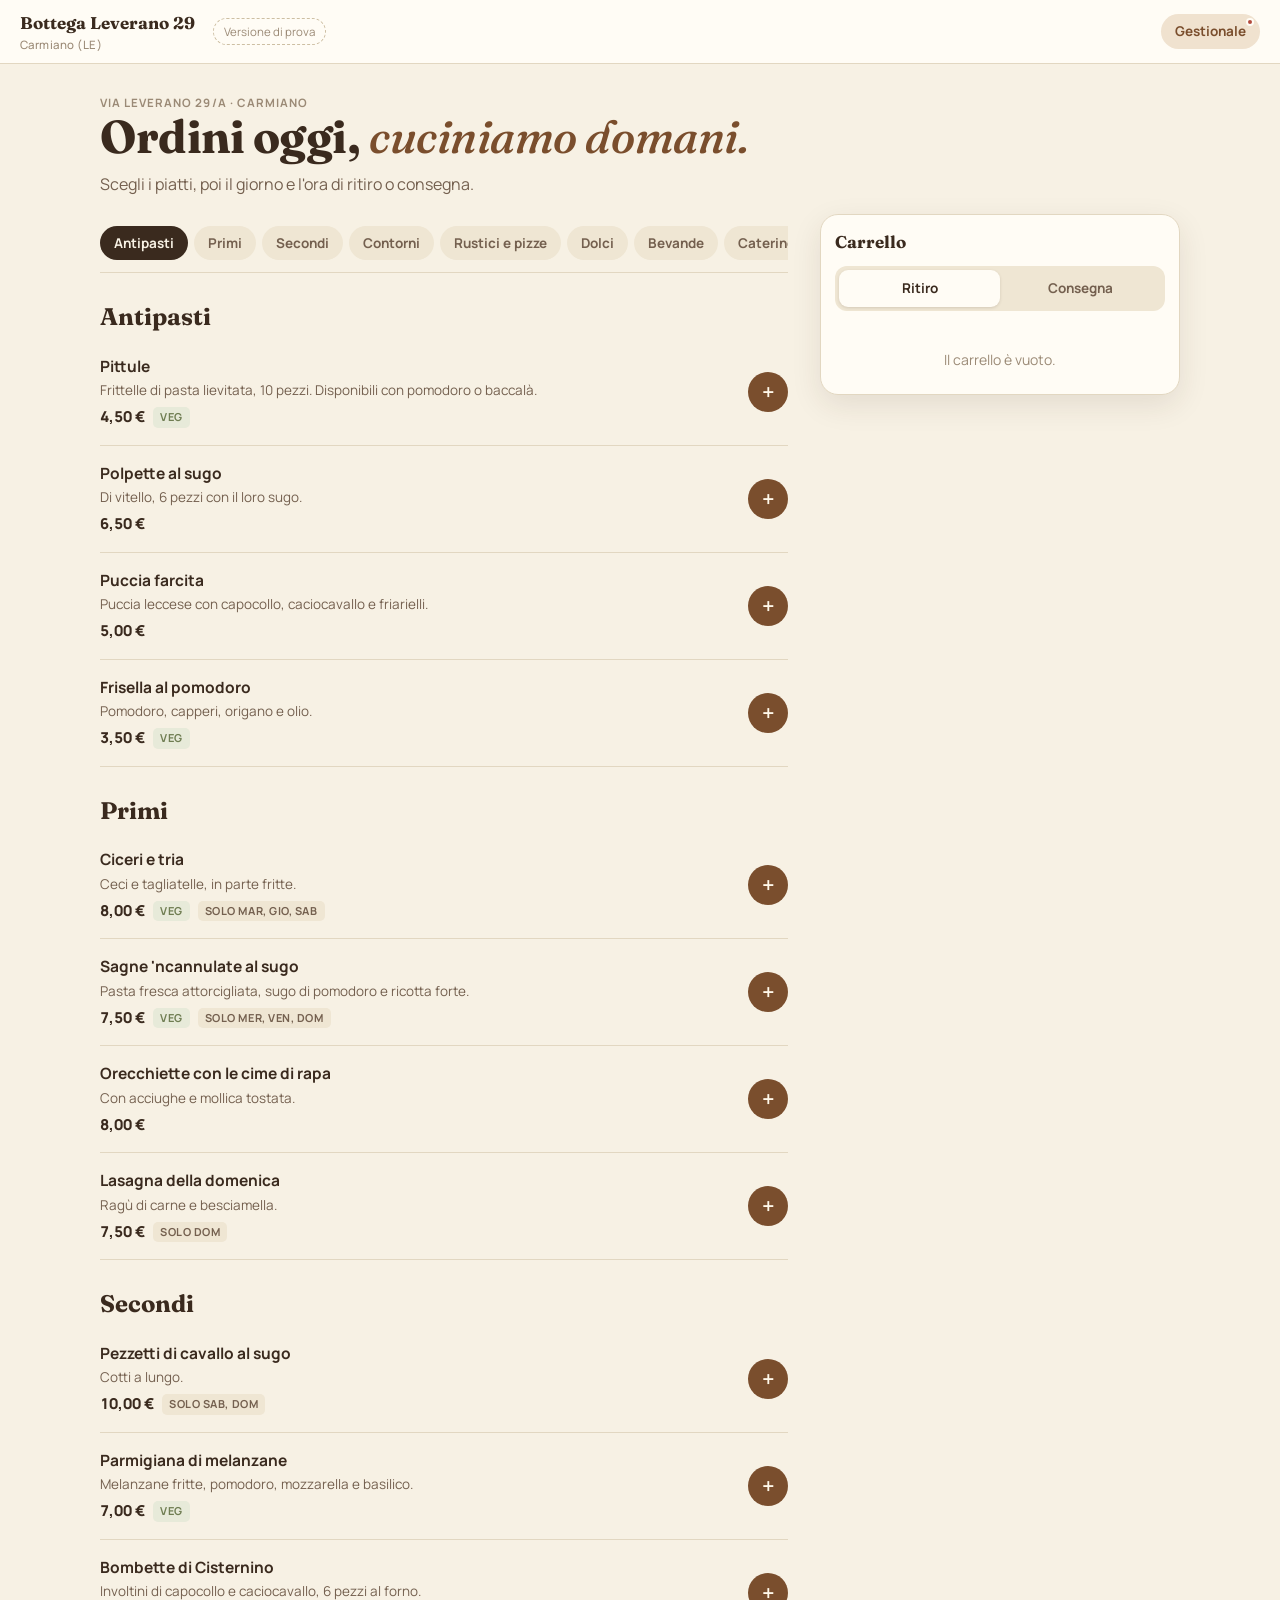
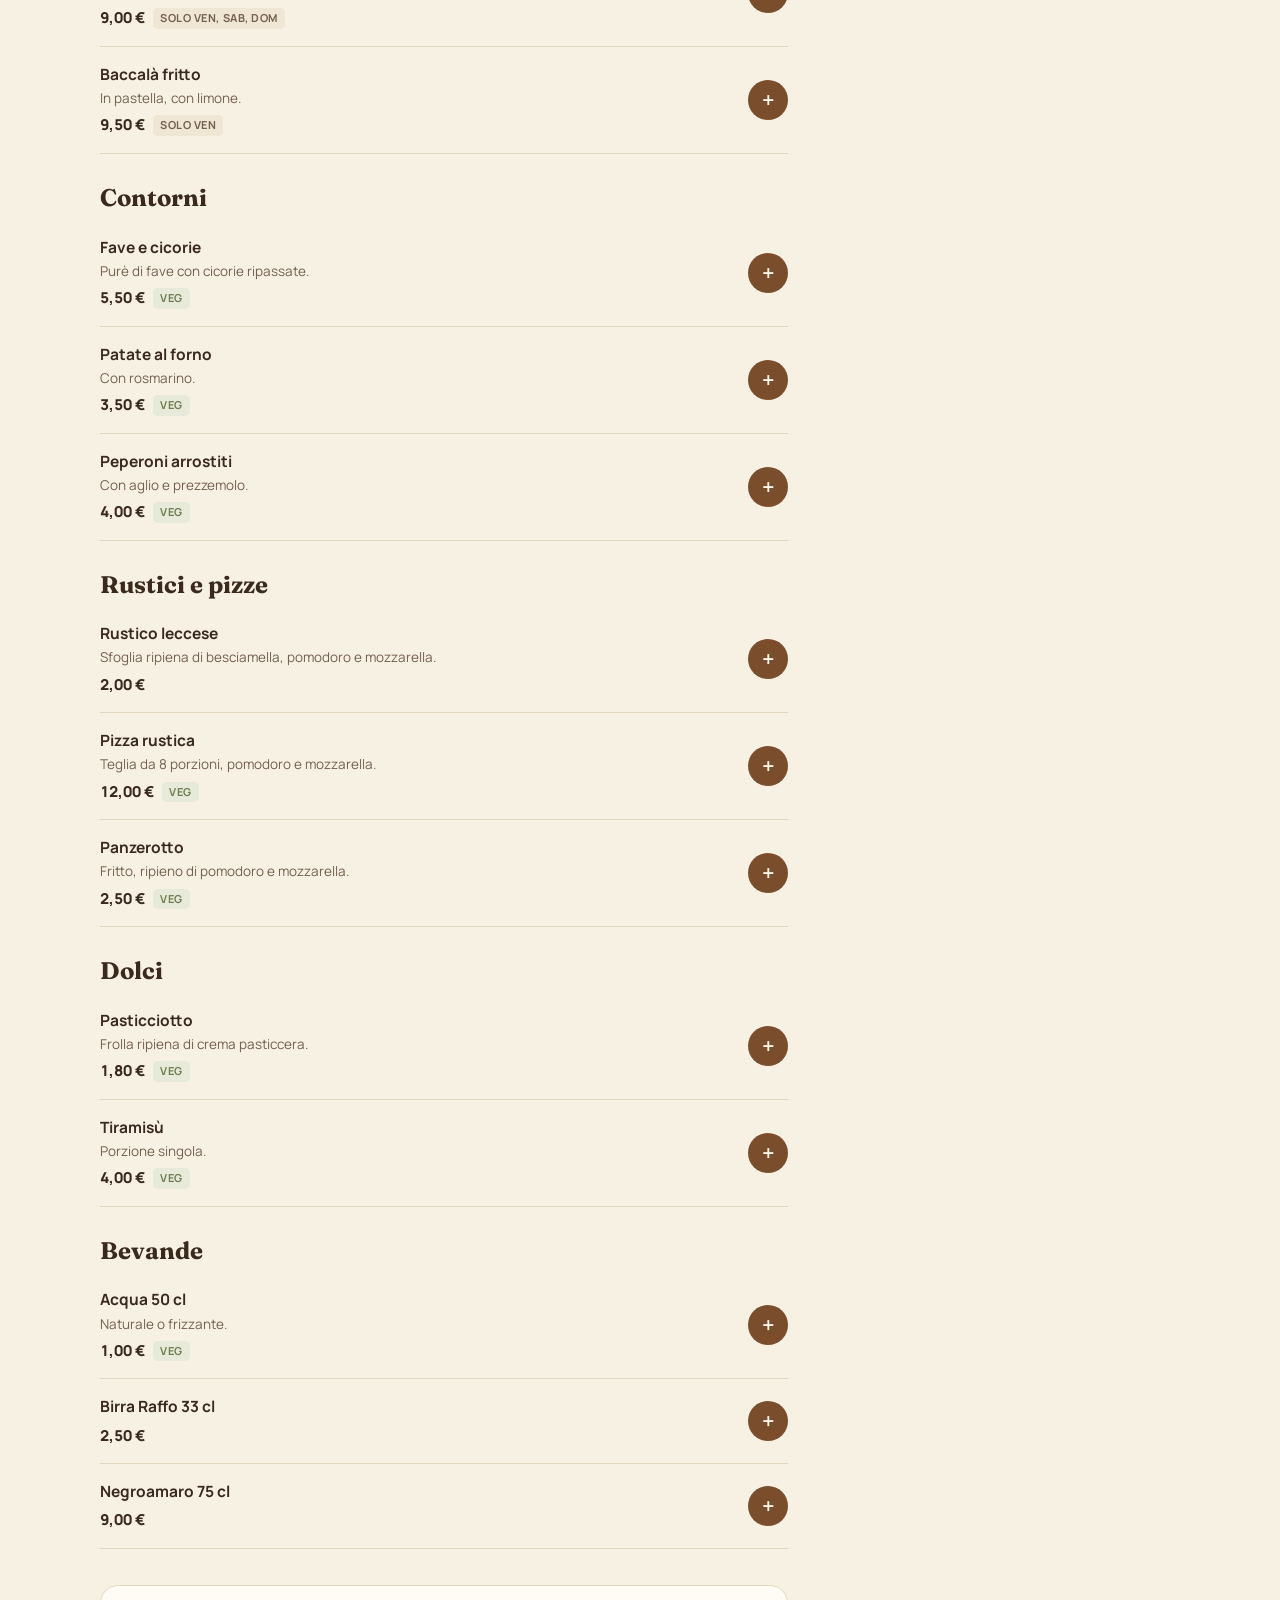
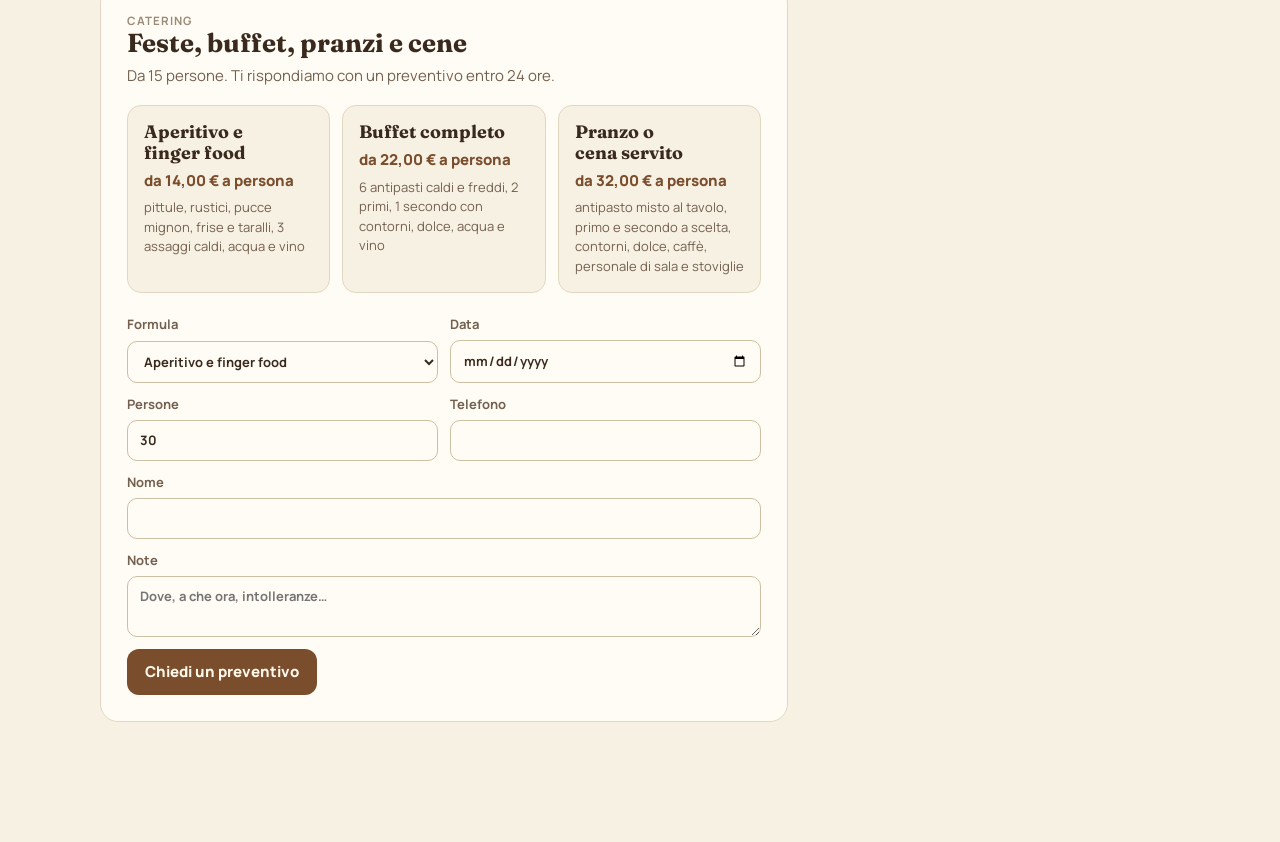
<file: sito/index.html>
<!doctype html>
<html lang="it">
<head>
<meta charset="utf-8">
<meta name="viewport" content="width=device-width,initial-scale=1">
<title>Bottega Leverano 29 · Gastronomia d'asporto a Carmiano</title>
<meta name="description" content="Gastronomia d'asporto a Carmiano (LE): scegli il giorno, ordina entro la sera prima, ritira in bottega o ricevi a casa. Catering su preventivo.">
<link rel="preconnect" href="https://fonts.googleapis.com">
<link rel="preconnect" href="https://fonts.gstatic.com" crossorigin>
<link rel="stylesheet" href="https://fonts.googleapis.com/css2?family=Fraunces:opsz,wght@9..144,500;9..144,700&family=Manrope:wght@400;500;600;700;800&display=swap">
<link rel="stylesheet" href="assets/stile.css?v=__V__">
</head>
<body>

<div class="top">
  <a class="brand" href="./">Bottega Leverano 29<small>Carmiano (LE)</small></a>
  <span class="proto">Versione di prova</span>
  <a class="lnk" href="gestionale.html">Gestionale<span class="dot hide" id="dotNew"></span></a>
</div>

<section id="view-shop" class="shop">
  <div class="hero">
    <div>
      <div class="eyebrow">Via Leverano 29/A · Carmiano</div>
      <h1>Ordini oggi, <em>cuciniamo domani.</em></h1>
      <p>Scegli i piatti, poi il giorno e l'ora di ritiro o consegna.</p>
      <div class="banner hide" id="pauseBanner">Ordini online sospesi: chiama lo 0832 000 000.</div>
    </div>
  </div>

  <div class="shop-grid">
    <div>
      <nav class="cats" id="cats"></nav>
      <div id="menu"></div>

      <div class="catering" id="catering">
        <div class="eyebrow">Catering</div>
        <h2>Feste, buffet, pranzi e cene</h2>
        <p class="muted" style="margin:6px 0 0">Da 15 persone. Ti rispondiamo con un preventivo entro 24 ore.</p>
        <div class="formule" id="formule"></div>
        <form class="form" id="catForm">
          <label>Formula<select name="formula" id="catFormula"></select></label>
          <label>Data<input type="date" name="data" required></label>
          <label>Persone<input type="number" name="persone" min="15" value="30" required></label>
          <label>Telefono<input name="tel" type="tel" required></label>
          <label class="full">Nome<input name="nome" required></label>
          <label class="full">Note<textarea name="note" rows="2" placeholder="Dove, a che ora, intolleranze…"></textarea></label>
          <div class="full"><button class="btn" style="width:auto" type="submit">Chiedi un preventivo</button></div>
        </form>
      </div>
    </div>

    <aside class="cart" id="cart"></aside>
  </div>
  <button class="cartbar hide" id="cartbar"></button>
</section>

<script src="assets/dati.js?v=__V__"></script>
<script src="assets/comune.js?v=__V__"></script>
<script src="assets/negozio.js?v=__V__"></script>
</body>
</html>
</file>
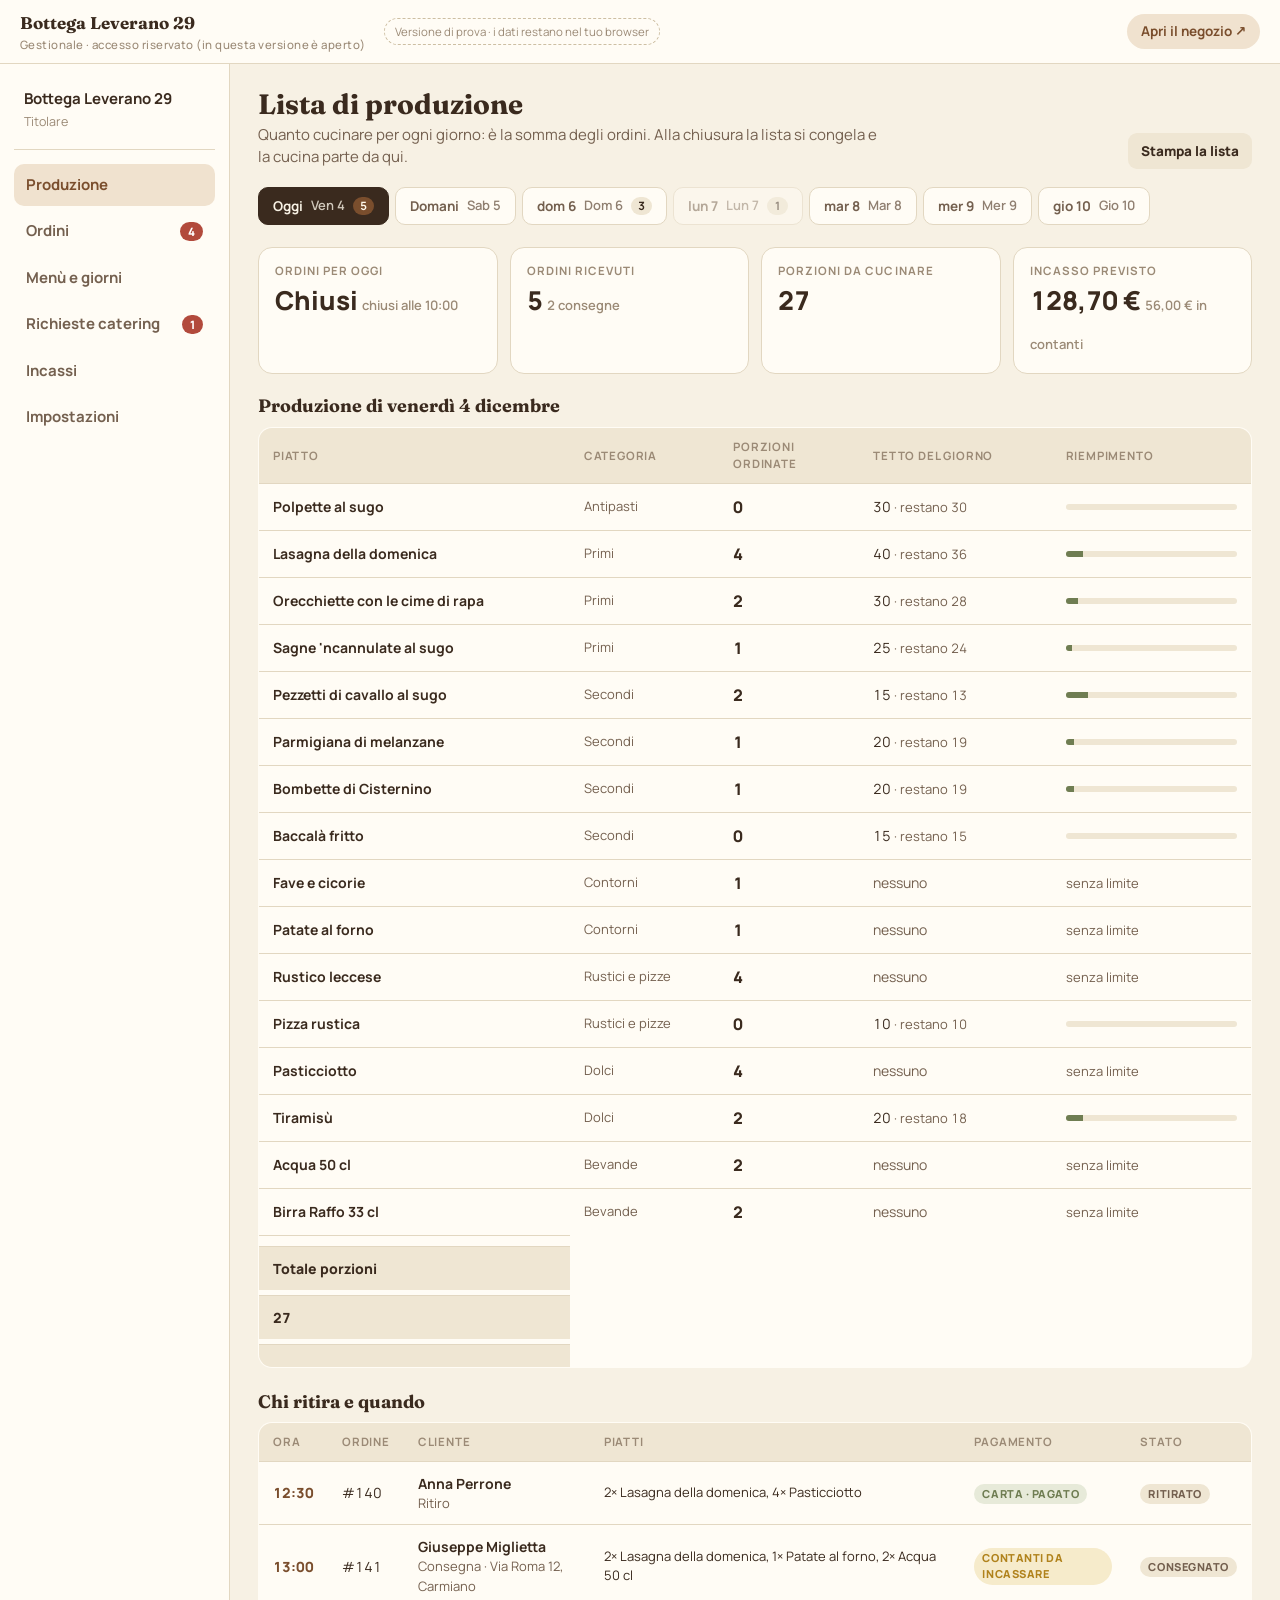
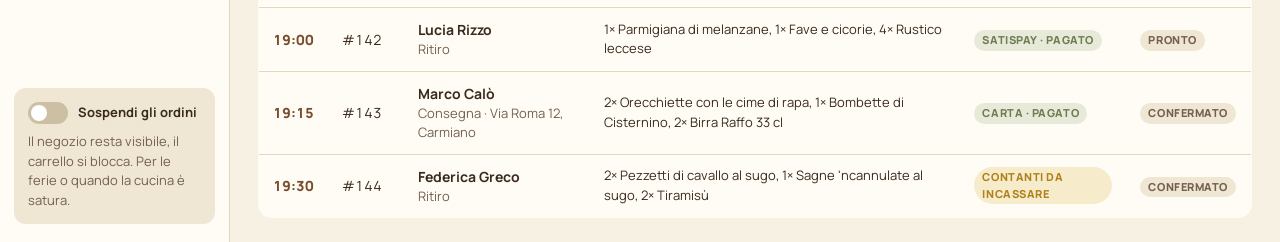
<file: sito/gestionale.html>
<!doctype html>
<html lang="it">
<head>
<meta charset="utf-8">
<meta name="viewport" content="width=device-width,initial-scale=1">
<title>Gestionale · Bottega Leverano 29</title>
<meta name="robots" content="noindex">
<link rel="preconnect" href="https://fonts.googleapis.com">
<link rel="preconnect" href="https://fonts.gstatic.com" crossorigin>
<link rel="stylesheet" href="https://fonts.googleapis.com/css2?family=Fraunces:opsz,wght@9..144,500;9..144,700&family=Manrope:wght@400;500;600;700;800&display=swap">
<link rel="stylesheet" href="assets/stile.css?v=__V__">
</head>
<body>

<div class="top">
  <a class="brand" href="gestionale.html">Bottega Leverano 29<small>Gestionale · accesso riservato (in questa versione è aperto)</small></a>
  <span class="proto">Versione di prova · i dati restano nel tuo browser</span>
  <a class="lnk" href="./" target="_blank" rel="noopener">Apri il negozio ↗</a>
</div>

<section id="view-admin">
  <div class="admin" id="adminShell">
    <aside class="side">
      <div class="who"><b>Bottega Leverano 29</b><span>Titolare</span></div>
      <button class="nav on" data-page="prod">Produzione</button>
      <button class="nav" data-page="orders">Ordini <span class="cnt" id="cntNew">0</span></button>
      <button class="nav" data-page="menu">Menù e giorni</button>
      <button class="nav" data-page="catering">Richieste catering <span class="cnt" id="cntCat">0</span></button>
      <button class="nav" data-page="stats">Incassi</button>
      <button class="nav" data-page="settings">Impostazioni</button>
      <div class="pause">
        <label class="sw crit" id="pauseSw"><i></i> Sospendi gli ordini</label>
        <span class="muted">Il negozio resta visibile, il carrello si blocca. Per le ferie o quando la cucina è satura.</span>
      </div>
    </aside>
    <main class="main" id="adminMain"></main>
  </div>
</section>

<script src="assets/dati.js?v=__V__"></script>
<script src="assets/comune.js?v=__V__"></script>
<script src="assets/gestionale.js?v=__V__"></script>
</body>
</html>
</file>
<file: sito/assets/stile.css>
/* Identità unica, chiara: panna, burro, avorio, caffè. Nessuna variante scura: è una scelta. */
:root{
  --bg:#F7F1E4; --surface:#FFFCF5; --surface2:#EFE6D3; --surface3:#E6DAC2; --line:#E2D7C1; --line2:#CDBFA3;
  --ink:#3A2A1E; --ink2:#74604F; --ink3:#9B8A76;
  --accent:#7A4E2D; --accent-ink:#FFF8EA; --accent-soft:#F0E2CF; --accent-strong:#5E3A20;
  --sage:#6F7D52; --sage-soft:#E7EAD9;
  --warn:#B0821C; --warn-soft:#F6EBCB;
  --crit:#B24A3C; --crit-soft:#F4DDD6;
  --shadow:0 10px 30px rgba(58,42,30,.10);
}
*{box-sizing:border-box}
html{color-scheme:light}
body{margin:0;background:var(--bg);color:var(--ink);font-family:"Manrope",system-ui,-apple-system,"Segoe UI",sans-serif;font-size:15px;line-height:1.5;-webkit-font-smoothing:antialiased}
h1,h2,h3,h4{margin:0;font-family:"Fraunces","Iowan Old Style",Georgia,serif;font-weight:700;line-height:1.15;text-wrap:balance}
button{font:inherit;color:inherit;cursor:pointer;border:0;background:none}
input,select,textarea{font:inherit;color:var(--ink);background:var(--surface);border:1px solid var(--line2);border-radius:10px;padding:10px 12px;width:100%}
input:focus,select:focus,textarea:focus,button:focus-visible,a:focus-visible{outline:2px solid var(--accent);outline-offset:2px}
.num{font-variant-numeric:tabular-nums}
.muted{color:var(--ink2)}
.small{font-size:13px}
.eyebrow{font-size:11.5px;letter-spacing:.09em;text-transform:uppercase;font-weight:700;color:var(--ink3)}
.hide{display:none!important}

/* ---------- barra in alto ---------- */
.top{position:sticky;top:0;z-index:50;background:var(--surface);border-bottom:1px solid var(--line);display:flex;align-items:center;gap:18px;padding:10px 20px;min-height:57px}
.top .brand{font-family:"Fraunces",Georgia,serif;font-weight:700;font-size:17px;color:inherit;text-decoration:none}
.top .brand small{display:block;font-family:"Manrope",sans-serif;font-weight:500;font-size:11.5px;color:var(--ink3);letter-spacing:.04em}
.top .lnk{margin-left:auto;font-weight:700;font-size:13.5px;color:var(--accent);text-decoration:none;padding:7px 14px;border-radius:999px;background:var(--accent-soft);position:relative;white-space:nowrap}
.top .lnk:hover{background:var(--surface3)}
.top .lnk .dot{position:absolute;top:4px;right:6px;width:8px;height:8px;border-radius:50%;background:var(--crit);border:2px solid var(--surface)}
.proto{font-size:11.5px;color:var(--ink3);padding:4px 10px;border:1px dashed var(--line2);border-radius:999px}
@media (max-width:640px){.top{padding:8px 12px;gap:8px}.proto{display:none}.top .lnk{padding:7px 11px;font-size:12.5px}}

/* ---------- NEGOZIO ---------- */
.shop{max-width:1120px;margin:0 auto;padding:0 20px 120px}
.hero{padding:30px 0 18px}
.hero h1{font-size:clamp(30px,4.5vw,46px);font-weight:700;letter-spacing:-.01em}
.hero h1 em{font-style:italic;font-weight:500;color:var(--accent)}
.hero p{margin:8px 0 0;max-width:52ch;color:var(--ink2);font-size:16px}
.chips{display:flex;flex-wrap:wrap;gap:8px;margin-top:16px}
.chip{display:inline-flex;align-items:center;gap:6px;padding:6px 11px;border-radius:999px;background:var(--surface);border:1px solid var(--line);font-size:13px;font-weight:600}
.chip .st{width:8px;height:8px;border-radius:50%;background:var(--sage)}
.chip .st.closed{background:var(--crit)}
.hero-side{display:grid;gap:10px}
.infocard{background:var(--surface);border:1px solid var(--line);border-radius:14px;padding:14px 16px;display:grid;grid-template-columns:auto 1fr;gap:4px 14px;font-size:13.5px}
.infocard b{color:var(--ink)}
.banner{margin-top:16px;background:var(--warn-soft);color:var(--ink);border:1px solid var(--warn);border-radius:12px;padding:10px 14px;font-size:14px;font-weight:600}

/* scelta del giorno, nel checkout */
.days{display:flex;gap:8px;overflow-x:auto;padding:8px 0 10px;scrollbar-width:none}
.days::-webkit-scrollbar{display:none}
.day{flex:0 0 auto;min-width:84px;padding:9px 12px;border-radius:12px;background:var(--surface);border:1.5px solid var(--line);text-align:left;line-height:1.2}
.day small{display:block;font-size:11px;letter-spacing:.06em;text-transform:uppercase;color:var(--ink3);font-weight:700}
.day b{display:block;font-size:15px;margin-top:2px}
.day span{display:block;font-size:11.5px;color:var(--ink2);margin-top:3px}
.day.on{border-color:var(--accent);background:var(--accent-soft)}
.day.on span{color:var(--accent);font-weight:700}
.day.off{opacity:.5;cursor:not-allowed}
.day.off span{color:var(--crit)}

.shop-grid{display:grid;grid-template-columns:1fr 360px;gap:32px;align-items:start}
.shop-grid>*{min-width:0} /* le righe scorrevoli (categorie, giorni) non devono allargare la griglia */
.cats{position:sticky;top:57px;z-index:20;background:var(--bg);display:flex;gap:6px;overflow-x:auto;padding:12px 0;scrollbar-width:none;border-bottom:1px solid var(--line)}
.cats::-webkit-scrollbar{display:none}
.cats button{white-space:nowrap;padding:7px 14px;border-radius:999px;font-weight:700;font-size:13.5px;color:var(--ink2);background:var(--surface2)}
.cats button.on{background:var(--ink);color:var(--bg)}
.cat-h{display:flex;align-items:baseline;gap:12px;margin:30px 0 8px}
.cat-h h2{font-size:24px}
.cat-h span{font-size:13px;color:var(--ink3)}
.item{display:grid;grid-template-columns:1fr auto;gap:14px;padding:16px 0;border-bottom:1px solid var(--line);align-items:center}
.item .n{font-weight:700;font-size:15.5px}
.item .d{color:var(--ink2);font-size:13.5px;margin-top:2px;max-width:60ch}
.item .meta{display:flex;gap:8px;align-items:center;margin-top:6px;flex-wrap:wrap}
.tag{font-size:11px;font-weight:700;letter-spacing:.05em;text-transform:uppercase;padding:2px 7px;border-radius:5px;background:var(--surface2);color:var(--ink2)}
.tag.veg{background:var(--sage-soft);color:var(--sage)}
.tag.out{background:var(--crit-soft);color:var(--crit)}
.tag.hot{background:var(--accent-soft);color:var(--accent)}
.tag.few{background:var(--warn-soft);color:var(--warn)}
.price{font-weight:800;font-size:15px}
.item .act{display:flex;align-items:center;gap:8px}
.add{width:40px;height:40px;border-radius:50%;background:var(--accent);color:var(--accent-ink);font-size:22px;font-weight:600;display:grid;place-items:center;line-height:1}
.add:disabled{background:var(--line);color:var(--ink3);cursor:not-allowed}
.stepper{display:inline-flex;align-items:center;border:1.5px solid var(--accent);border-radius:999px;overflow:hidden;background:var(--surface)}
.stepper button{width:34px;height:34px;font-size:18px;color:var(--accent);font-weight:700}
.stepper b{min-width:22px;text-align:center}
.item.off .n,.item.off .d{color:var(--ink3)}
.empty-day{padding:40px 20px;text-align:center;color:var(--ink2);background:var(--surface);border:1px dashed var(--line2);border-radius:14px;margin-top:20px}

.cart{position:sticky;top:76px;background:var(--surface);border:1px solid var(--line);border-radius:18px;box-shadow:var(--shadow);overflow:hidden}
.cart .for{padding:14px 14px 0;display:flex;justify-content:space-between;align-items:baseline;gap:8px}
.cart .for b{font-family:"Fraunces",Georgia,serif;font-size:17px}
.mode{display:grid;grid-template-columns:1fr 1fr;background:var(--surface2);padding:4px;margin:12px 14px 14px;border-radius:12px}
.mode button{padding:8px;border-radius:9px;font-weight:700;font-size:13.5px;color:var(--ink2)}
.mode button.on{background:var(--surface);color:var(--ink);box-shadow:0 1px 3px rgba(58,42,30,.15)}
.cart-body{padding:0 14px 14px;display:grid;gap:10px}
.cart-empty{padding:24px 10px;text-align:center;color:var(--ink3);font-size:14px}
.line{display:grid;grid-template-columns:auto 1fr auto;gap:10px;align-items:center;font-size:14px}
.line .q{font-weight:800;color:var(--accent);min-width:24px}
.line .qbtn{display:flex;gap:2px}
.line .qbtn button{width:24px;height:24px;border-radius:6px;background:var(--surface2);font-weight:700}
.tot{border-top:1px solid var(--line);padding-top:10px;display:grid;gap:5px;font-size:14px}
.tot div{display:flex;justify-content:space-between}
.tot .grand{font-weight:800;font-size:17px;padding-top:4px}
.btn{display:inline-flex;align-items:center;justify-content:center;gap:8px;padding:12px 18px;border-radius:12px;font-weight:800;font-size:15px;background:var(--accent);color:var(--accent-ink);width:100%}
.btn:hover{background:var(--accent-strong)}
.btn:disabled{background:var(--line);color:var(--ink3);cursor:not-allowed}
.btn.sec{background:var(--surface2);color:var(--ink)}
.btn.sec:hover{background:var(--surface3)}
.btn.sm{width:auto;padding:8px 13px;font-size:13.5px;border-radius:9px}
.btn.ghost{background:transparent;color:var(--accent);border:1.5px solid var(--accent)}
.btn.ghost:hover{background:var(--accent-soft)}
.btn.danger{background:var(--crit-soft);color:var(--crit)}
.btn.danger:hover{background:var(--crit);color:#fff}
.btn.ok{background:var(--sage);color:#fff}
.hint{font-size:12.5px;color:var(--ink3)}
.minwarn{font-size:12.5px;color:var(--warn);font-weight:600}
.cartbar{display:none}

/* catering */
.catering{margin-top:36px;padding:26px;background:var(--surface);border:1px solid var(--line);border-radius:18px}
.catering h2{font-size:26px}
.formule{display:grid;grid-template-columns:repeat(3,1fr);gap:12px;margin:18px 0 22px}
.formula{border:1px solid var(--line);border-radius:14px;padding:16px;background:var(--bg);display:grid;gap:6px;align-content:start}
.formula h3{font-size:18px}
.formula .pp{font-weight:800;color:var(--accent);font-size:15px}
.formula ul{margin:4px 0 0;padding-left:18px;font-size:13.5px;color:var(--ink2)}
.form{display:grid;grid-template-columns:1fr 1fr;gap:12px}
.form label{display:grid;gap:5px;font-size:13px;font-weight:700;color:var(--ink2)}
.form .full{grid-column:1/-1}
@media (max-width:900px){
  .shop-grid{grid-template-columns:1fr}
  .cart{display:none}
  .cartbar{display:flex;position:fixed;left:12px;right:12px;bottom:12px;z-index:40;background:var(--accent);color:var(--accent-ink);border-radius:14px;padding:14px 18px;justify-content:space-between;font-weight:800;box-shadow:var(--shadow)}
  .formule{grid-template-columns:1fr}
  .form{grid-template-columns:1fr}
  .cats{top:57px}
}

/* ---------- finestra / checkout ---------- */
.overlay{position:fixed;inset:0;background:rgba(58,42,30,.5);z-index:100;display:grid;place-items:center;padding:16px}
.modal{background:var(--surface);color:var(--ink);width:min(680px,100%);max-height:92vh;overflow:auto;border-radius:20px;box-shadow:var(--shadow);border:1px solid var(--line)}
.modal header{display:flex;align-items:center;justify-content:space-between;padding:18px 22px;border-bottom:1px solid var(--line);position:sticky;top:0;background:var(--surface);z-index:2}
.modal header h2{font-size:22px}
.modal header small{display:block;font-family:"Manrope",sans-serif;font-weight:600;font-size:12.5px;color:var(--ink3);margin-top:2px}
.x{width:36px;height:36px;border-radius:50%;background:var(--surface2);font-size:18px}
.mbody{padding:22px}
.steps{display:flex;gap:6px;margin-bottom:22px}
.steps div{flex:1;height:4px;border-radius:2px;background:var(--line)}
.steps div.done{background:var(--accent)}
.opt{display:grid;grid-template-columns:auto 1fr auto;gap:12px;align-items:center;padding:14px;border:1.5px solid var(--line);border-radius:12px;cursor:pointer;background:var(--surface)}
.opt.on{border-color:var(--accent);background:var(--accent-soft)}
.opt .rad{width:18px;height:18px;border-radius:50%;border:2px solid var(--line2);display:grid;place-items:center}
.opt.on .rad{border-color:var(--accent)}
.opt.on .rad::after{content:"";width:9px;height:9px;border-radius:50%;background:var(--accent)}
.opt b{display:block}
.opt span{font-size:13px;color:var(--ink2)}
.opts{display:grid;gap:10px}
.slots{display:flex;flex-wrap:wrap;gap:8px;margin-top:10px}
.slots button{padding:8px 12px;border-radius:9px;background:var(--surface2);font-weight:700;font-size:13.5px}
.slots button.on{background:var(--ink);color:var(--bg)}
.slots button:disabled{opacity:.45;cursor:not-allowed}
.mfoot{display:flex;gap:10px;justify-content:space-between;padding:16px 22px;border-top:1px solid var(--line);position:sticky;bottom:0;background:var(--surface)}
.mfoot .btn{width:auto;min-width:160px}
.sum{display:grid;gap:8px;font-size:14px}
.sum .row{display:flex;justify-content:space-between;gap:14px}
.sum .blk{padding:12px 14px;background:var(--surface2);border-radius:12px;display:grid;gap:4px}
.err{color:var(--crit);font-size:13px;font-weight:600}
.success{text-align:center;padding:18px 6px}
.success .big{font-family:"Fraunces",Georgia,serif;font-size:34px;font-weight:700;margin:6px 0}
.success .code{display:inline-block;font-size:26px;font-weight:800;letter-spacing:.06em;padding:8px 18px;border-radius:12px;background:var(--accent-soft);color:var(--accent);margin:8px 0 18px}
.timeline{display:grid;text-align:left;margin:0 auto;max-width:380px}
.tl{display:grid;grid-template-columns:22px 1fr;gap:12px;align-items:center;padding:6px 0}
.tl .b{width:18px;height:18px;border-radius:50%;border:2px solid var(--line2);margin-top:2px;background:var(--surface)}
.tl.done .b{background:var(--sage);border-color:var(--sage)}
.tl.now .b{border-color:var(--accent);box-shadow:0 0 0 4px var(--accent-soft)}
.tl span{font-size:12.5px;color:var(--ink3);display:block}

/* ---------- GESTIONALE ---------- */
.admin{display:grid;grid-template-columns:230px 1fr;min-height:calc(100vh - 57px)}
.side{background:var(--surface);border-right:1px solid var(--line);padding:18px 14px;display:flex;flex-direction:column;gap:4px}
.side .who{padding:6px 10px 16px;border-bottom:1px solid var(--line);margin-bottom:10px}
.side .who b{display:block}
.side .who span{font-size:12.5px;color:var(--ink3)}
.nav{display:flex;align-items:center;gap:10px;padding:10px 12px;border-radius:10px;font-weight:700;color:var(--ink2);text-align:left;width:100%}
.nav.on{background:var(--accent-soft);color:var(--accent)}
.nav .cnt{margin-left:auto;background:var(--crit);color:#fff;font-size:11.5px;padding:1px 8px;border-radius:999px;font-weight:800}
.pause{margin-top:auto;padding:14px;border-radius:12px;background:var(--surface2);display:grid;gap:8px;font-size:13px}
.sw{display:inline-flex;align-items:center;gap:10px;font-weight:700;cursor:pointer}
.sw i{width:40px;height:22px;border-radius:999px;background:var(--line2);position:relative;transition:.15s;flex:0 0 auto}
.sw i::after{content:"";position:absolute;top:3px;left:3px;width:16px;height:16px;border-radius:50%;background:#fff;transition:.15s}
.sw.on i{background:var(--sage)}
.sw.on i::after{left:21px}
.sw.crit.on i{background:var(--crit)}
.main{padding:24px 28px;min-width:0}
.ph{display:flex;align-items:end;justify-content:space-between;gap:16px;margin-bottom:18px;flex-wrap:wrap}
.ph h2{font-size:28px}
.ph p{margin:4px 0 0;color:var(--ink2);max-width:70ch}
.daytabs{display:flex;gap:6px;overflow-x:auto;margin-bottom:18px;padding-bottom:4px}
.daytabs button{flex:0 0 auto;padding:8px 14px;border-radius:10px;background:var(--surface);border:1px solid var(--line);font-weight:700;font-size:13.5px;color:var(--ink2);display:flex;gap:8px;align-items:center}
.daytabs button.on{background:var(--ink);color:var(--bg);border-color:var(--ink)}
.daytabs button .c{background:var(--surface2);color:var(--ink);font-size:11.5px;padding:0 7px;border-radius:999px}
.daytabs button.on .c{background:var(--accent);color:var(--accent-ink)}
.kpis{display:grid;grid-template-columns:repeat(4,minmax(0,1fr));gap:12px;margin-bottom:22px}
.kpi{background:var(--surface);border:1px solid var(--line);border-radius:14px;padding:14px 16px;min-width:0;overflow-wrap:anywhere}
.kpi .v{font-size:26px;font-weight:800;margin-top:2px}
.kpi .v small{font-size:13px;color:var(--ink3);font-weight:600;margin-left:4px}
.kpi.warn{border-color:var(--warn);background:var(--warn-soft)}
.board{display:grid;grid-template-columns:repeat(4,1fr);gap:14px;align-items:start}
.col{background:var(--surface2);border-radius:14px;padding:10px;display:grid;gap:10px;min-height:200px;align-content:start}
.col h3{font-family:"Manrope",sans-serif;font-size:12px;letter-spacing:.08em;text-transform:uppercase;color:var(--ink2);display:flex;justify-content:space-between;padding:4px 6px}
.col h3 span{background:var(--surface);padding:0 8px;border-radius:999px}
.oc{background:var(--surface);border:1px solid var(--line);border-radius:12px;padding:12px;display:grid;gap:8px;font-size:13.5px;border-left:4px solid var(--line2)}
.oc.new{border-left-color:var(--crit)}
.oc.prep{border-left-color:var(--warn)}
.oc.ready{border-left-color:var(--sage)}
.oc .h{display:flex;justify-content:space-between;align-items:baseline}
.oc .h b{font-size:15px}
.oc .when{font-weight:800;color:var(--accent)}
.oc ul{margin:0;padding:0;list-style:none;color:var(--ink2)}
.oc li{display:flex;justify-content:space-between;gap:8px}
.oc .f{display:flex;justify-content:space-between;align-items:center;border-top:1px dashed var(--line);padding-top:8px}
.oc .acts{display:flex;gap:6px;flex-wrap:wrap}
.pill{display:inline-block;font-size:11px;font-weight:800;letter-spacing:.05em;text-transform:uppercase;padding:2px 8px;border-radius:999px;background:var(--surface2);color:var(--ink2)}
.pill.del{background:var(--accent-soft);color:var(--accent)}
.pill.pay{background:var(--sage-soft);color:var(--sage)}
.pill.unpaid{background:var(--warn-soft);color:var(--warn)}
.pill.late{background:var(--crit-soft);color:var(--crit)}
.pill.ex{background:transparent;border:1px dashed var(--line2);color:var(--ink3)}
table{width:100%;border-collapse:collapse;font-size:14px;background:var(--surface);border:1px solid var(--line);border-radius:14px;overflow:hidden}
th{font-size:11.5px;letter-spacing:.07em;text-transform:uppercase;color:var(--ink3);text-align:left;padding:10px 14px;background:var(--surface2)}
td{padding:11px 14px;border-top:1px solid var(--line);vertical-align:middle}
td input{padding:6px 9px;border-radius:8px}
tr.tot td{font-weight:800;background:var(--surface2)}
.tw{overflow-x:auto}
.grid2{display:grid;grid-template-columns:1fr 1fr;gap:18px}
.card{background:var(--surface);border:1px solid var(--line);border-radius:14px;padding:18px}
.card h3{font-size:18px;margin-bottom:12px}
.hours{display:grid;gap:8px}
.hours .row{display:grid;grid-template-columns:90px 1fr 1fr;gap:8px;align-items:center;font-size:13.5px}
.zones .row{display:grid;grid-template-columns:1.4fr 1fr 1fr auto;gap:8px;align-items:center;margin-bottom:8px}
.dchips{display:flex;gap:3px}
.dchips button{width:26px;height:26px;border-radius:6px;background:var(--surface2);font-size:11px;font-weight:800;color:var(--ink3)}
.dchips button.on{background:var(--accent);color:var(--accent-ink)}
.bar{height:6px;border-radius:3px;background:var(--surface2);overflow:hidden;min-width:80px}
.bar i{display:block;height:100%;background:var(--sage)}
.bar i.w{background:var(--warn)}.bar i.c{background:var(--crit)}
.toast{position:fixed;left:50%;bottom:24px;transform:translateX(-50%);background:var(--ink);color:var(--bg);padding:11px 18px;border-radius:12px;font-weight:700;font-size:14px;z-index:200;box-shadow:var(--shadow);animation:up .2s ease;max-width:90vw;text-align:center}
@keyframes up{from{opacity:0;transform:translate(-50%,8px)}to{opacity:1;transform:translate(-50%,0)}}
.cat-req{display:grid;grid-template-columns:1fr auto;gap:14px;align-items:center;padding:14px 16px;border-top:1px solid var(--line)}
.cat-req:first-child{border-top:0}
.cat-req b{font-size:15px}
.cat-req .m{font-size:13px;color:var(--ink2);margin-top:3px}
.top5 li{display:flex;justify-content:space-between;padding:6px 0;border-top:1px solid var(--line)}
.top5{list-style:none;padding:0;margin:0;font-size:14px}
.top5 li:first-child{border-top:0}
@media (max-width:1000px){.board{grid-template-columns:1fr 1fr}.kpis{grid-template-columns:repeat(2,minmax(0,1fr))}.grid2{grid-template-columns:1fr}}
@media (max-width:760px){.admin{grid-template-columns:1fr}.side{flex-direction:row;flex-wrap:wrap;border-right:0;border-bottom:1px solid var(--line)}.side .who{display:none}.nav{width:auto}.pause{margin:0;width:100%}.board{grid-template-columns:1fr}.main{padding:16px}}

/* stampa della lista di produzione: solo le tabelle, niente barre e pulsanti */
@media print{
  .top,.side,.daytabs,.kpis,.ph .btn,.toast{display:none!important}
  .admin{grid-template-columns:1fr;min-height:0}
  .main{padding:0}
  body{background:#fff}
  table{border-radius:0}
}
@media (prefers-reduced-motion:reduce){*{animation:none!important;transition:none!important}}
</file>
